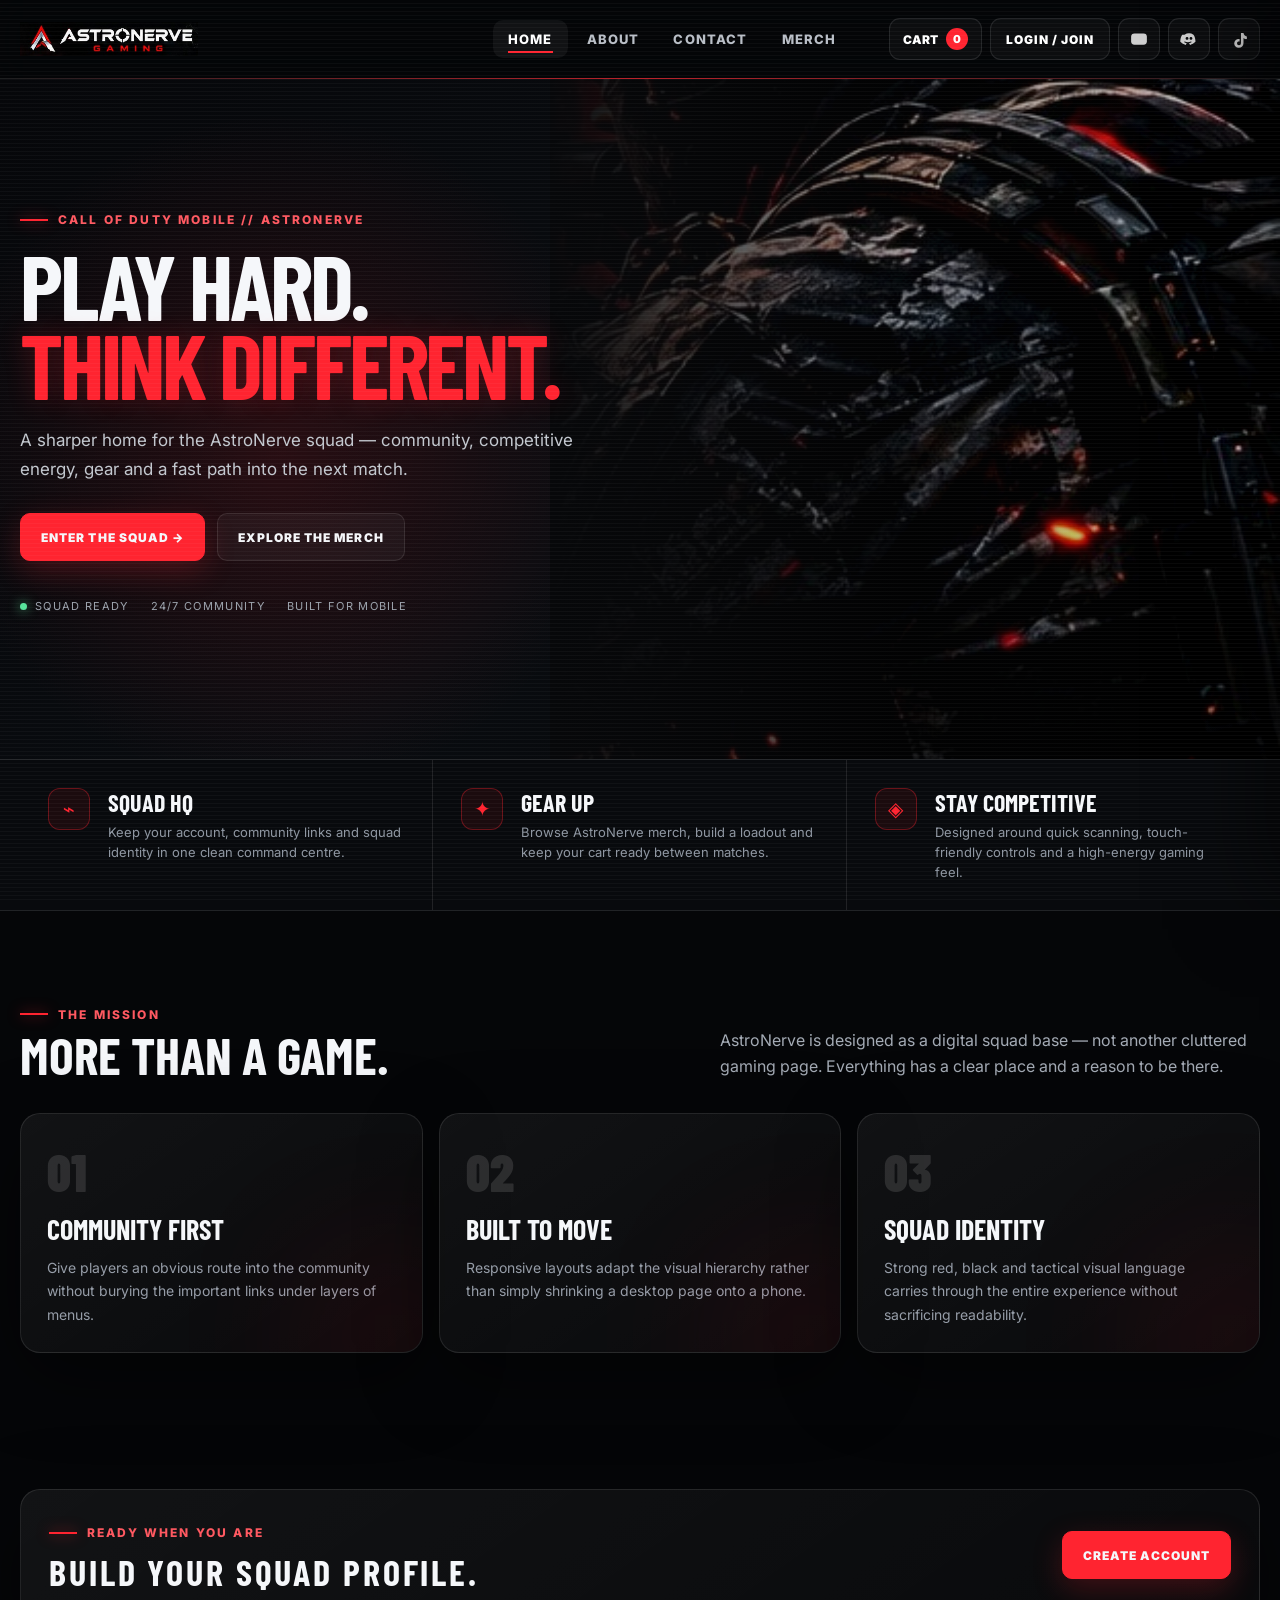
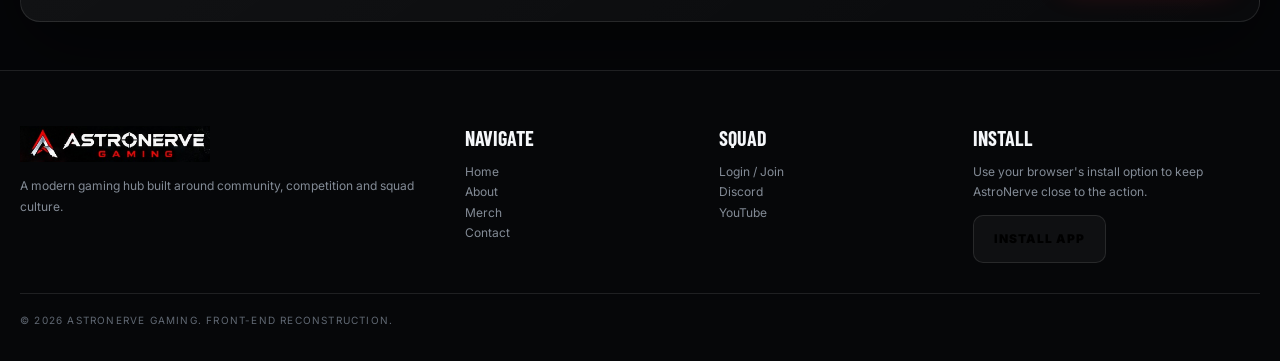
<file: index.html>
<!doctype html><html lang="en"><head><meta charset="utf-8"><meta name="viewport" content="width=device-width,initial-scale=1,viewport-fit=cover"><meta name="theme-color" content="#ff2430"><meta name="description" content="AstroNerve Gaming — the squad command hub for players who play hard and think different."><link rel="manifest" href="manifest.webmanifest"><link rel="stylesheet" href="styles.css"><title>AstroNerve Gaming | Squad Command</title></head><body data-page="home">
<header class="site-header"><div class="header-inner"><a class="brand" href="index.html"><img src="assets/logo.jpg" alt="AstroNerve Gaming"></a><nav class="main-nav"><a data-nav="home" href="index.html">Home</a><a data-nav="about" href="about.html">About</a><a data-nav="contact" href="contact.html">Contact</a><a data-nav="merch" href="merch.html">Merch</a></nav><div class="header-actions"><a class="account-btn" href="login.html">Login / Join</a><button class="icon-btn install-btn" data-install title="Install AstroNerve">↓</button><a class="icon-btn" data-social="youtube" href="#" aria-label="YouTube"><img src="icons/youtube.svg" alt=""></a><a class="icon-btn" data-social="discord" href="#" aria-label="Discord"><img src="icons/discord.svg" alt=""></a><a class="icon-btn" data-social="tiktok" href="#" aria-label="TikTok"><img src="icons/tiktok.svg" alt=""></a><button class="menu-btn" data-menu aria-label="Open menu">☰</button></div></div><nav class="mobile-nav"><a data-nav="home" href="index.html">Home</a><a data-nav="about" href="about.html">About</a><a data-nav="contact" href="contact.html">Contact</a><a data-nav="merch" href="merch.html">Merch</a><a href="login.html">Login / Join</a></nav></header>
<main>
<section class="hero"><div class="hero-media"><img src="assets/hero-home.jpg" alt="CODM-inspired battlefield artwork"></div><div class="container"><div class="hero-copy reveal"><span class="kicker">Call of Duty Mobile // AstroNerve</span><h1>Play hard.<span>Think different.</span></h1><p>A sharper home for the AstroNerve squad — community, competitive energy, gear and a fast path into the next match.</p><div class="hero-actions"><a class="btn btn-primary" href="login.html">Enter the squad →</a><a class="btn btn-ghost" href="merch.html">Explore the merch</a></div><div class="hero-meta"><div><i class="dot"></i> Squad ready</div><div>24/7 community</div><div>Built for mobile</div></div></div></div></section>
<section class="command-strip"><div class="container command-grid"><article class="command-card reveal"><div class="command-icon">⌁</div><div><h3>Squad HQ</h3><p>Keep your account, community links and squad identity in one clean command centre.</p></div></article><article class="command-card reveal"><div class="command-icon">✦</div><div><h3>Gear up</h3><p>Browse AstroNerve merch, build a loadout and keep your cart ready between matches.</p></div></article><article class="command-card reveal"><div class="command-icon">◈</div><div><h3>Stay competitive</h3><p>Designed around quick scanning, touch-friendly controls and a high-energy gaming feel.</p></div></article></div></section>
<section class="section"><div class="container"><div class="section-head reveal"><div><span class="kicker">The mission</span><h2>More than a game.</h2></div><p>AstroNerve is designed as a digital squad base — not another cluttered gaming page. Everything has a clear place and a reason to be there.</p></div><div class="feature-grid"><article class="feature-card glass reveal"><div class="feature-num">01</div><h3>Community first</h3><p>Give players an obvious route into the community without burying the important links under layers of menus.</p></article><article class="feature-card glass reveal"><div class="feature-num">02</div><h3>Built to move</h3><p>Responsive layouts adapt the visual hierarchy rather than simply shrinking a desktop page onto a phone.</p></article><article class="feature-card glass reveal"><div class="feature-num">03</div><h3>Squad identity</h3><p>Strong red, black and tactical visual language carries through the entire experience without sacrificing readability.</p></article></div></div></section>
<section class="section-tight"><div class="container glass" style="padding:28px;display:flex;align-items:center;justify-content:space-between;gap:20px;flex-wrap:wrap"><div><span class="kicker">Ready when you are</span><h2 class="mono" style="font-size:36px;margin:10px 0 0">Build your squad profile.</h2></div><a class="btn btn-primary" href="login.html">Create account</a></div></section>
</main>
<footer class="footer"><div class="container footer-grid"><div class="footer-brand"><img src="assets/logo.jpg" alt="AstroNerve Gaming"><p>A modern gaming hub built around community, competition and squad culture.</p></div><div><h3>Navigate</h3><p><a href="index.html">Home</a><br><a href="about.html">About</a><br><a href="merch.html">Merch</a><br><a href="contact.html">Contact</a></p></div><div><h3>Squad</h3><p><a href="login.html">Login / Join</a><br><a data-social="discord" href="#">Discord</a><br><a data-social="youtube" href="#">YouTube</a></p></div><div><h3>Install</h3><p>Use your browser's install option to keep AstroNerve close to the action.</p><button class="btn btn-ghost" data-install>Install app</button></div></div><div class="container copyright">© <span data-year></span> AstroNerve Gaming. Front-end reconstruction.</div></footer>
<div class="toast"></div>
<script src="site-config.js"></script><script src="app.js"></script><script>if('serviceWorker' in navigator)navigator.serviceWorker.register('./sw.js').catch(()=>{});</script></body></html>
</file>
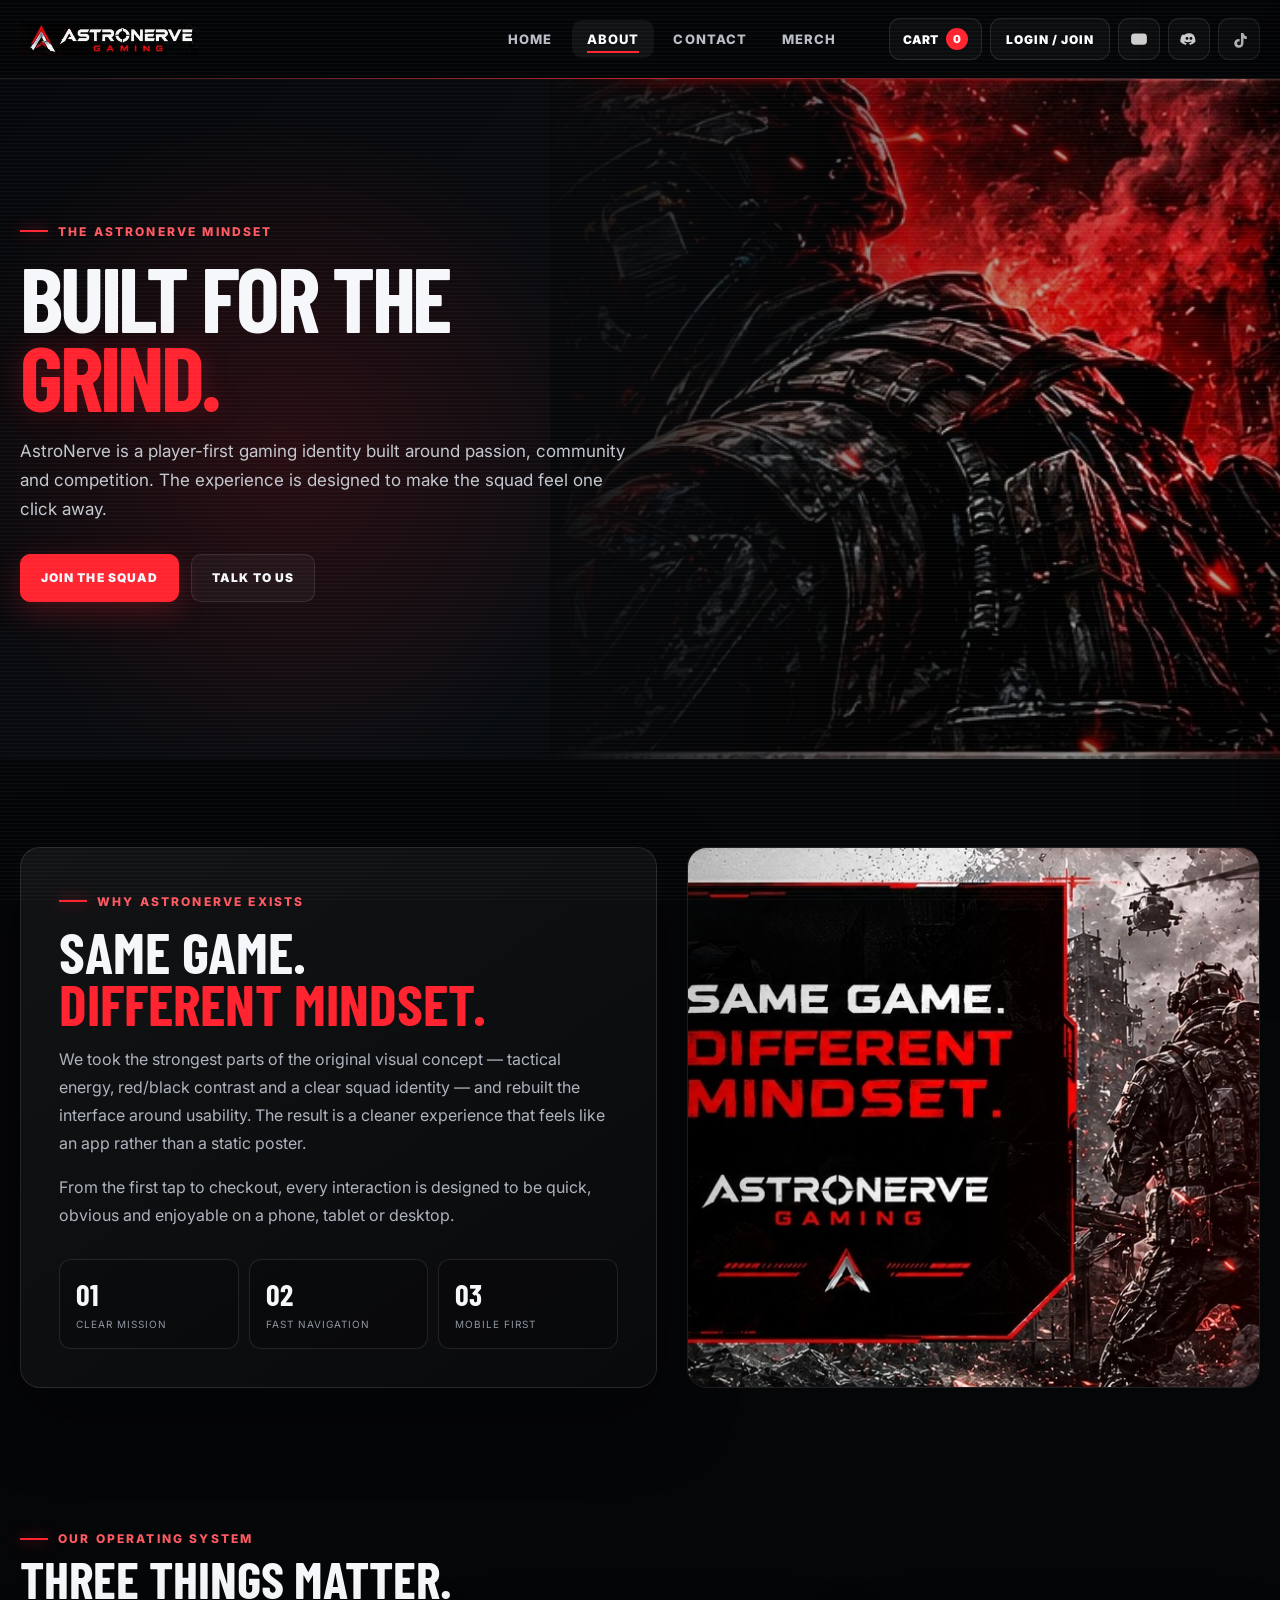
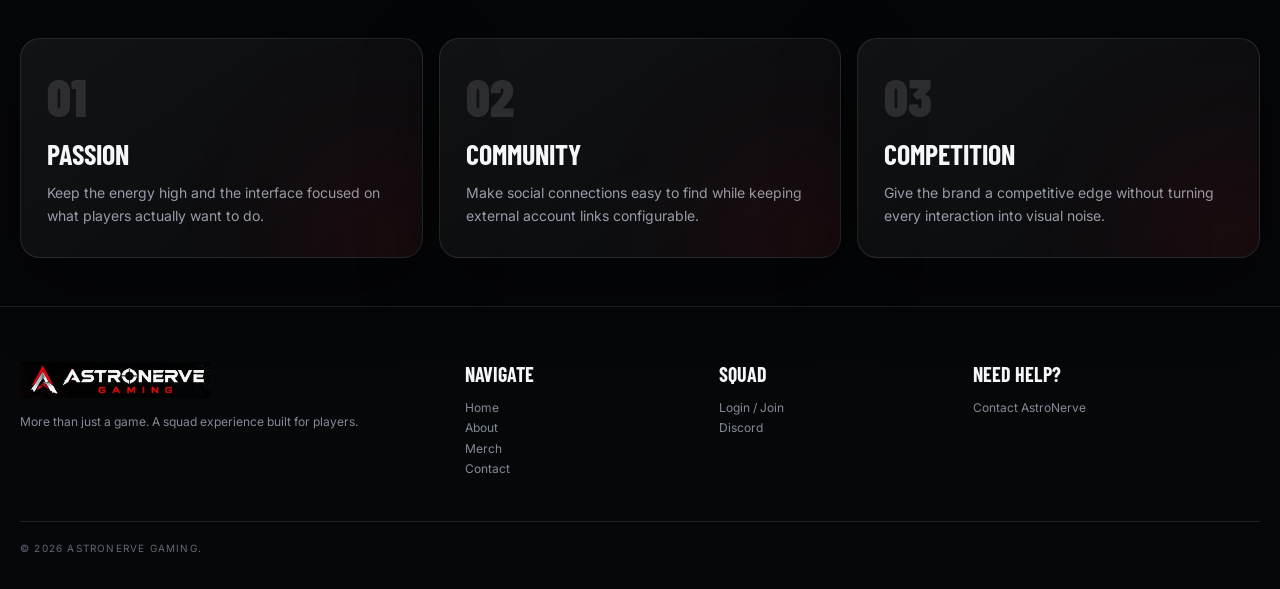
<file: about.html>
<!doctype html><html lang="en"><head><meta charset="utf-8"><meta name="viewport" content="width=device-width,initial-scale=1,viewport-fit=cover"><meta name="theme-color" content="#ff2430"><link rel="manifest" href="manifest.webmanifest"><link rel="stylesheet" href="styles.css"><title>AstroNerve Gaming | About</title></head><body data-page="about">
<header class="site-header"><div class="header-inner"><a class="brand" href="index.html"><img src="assets/logo.jpg" alt="AstroNerve Gaming"></a><nav class="main-nav"><a data-nav="home" href="index.html">Home</a><a data-nav="about" href="about.html">About</a><a data-nav="contact" href="contact.html">Contact</a><a data-nav="merch" href="merch.html">Merch</a></nav><div class="header-actions"><a class="account-btn" href="login.html">Login / Join</a><button class="icon-btn install-btn" data-install>↓</button><a class="icon-btn" data-social="youtube" href="#"><img src="icons/youtube.svg" alt=""></a><a class="icon-btn" data-social="discord" href="#"><img src="icons/discord.svg" alt=""></a><a class="icon-btn" data-social="tiktok" href="#"><img src="icons/tiktok.svg" alt=""></a><button class="menu-btn" data-menu>☰</button></div></div><nav class="mobile-nav"><a data-nav="home" href="index.html">Home</a><a data-nav="about" href="about.html">About</a><a data-nav="contact" href="contact.html">Contact</a><a data-nav="merch" href="merch.html">Merch</a><a href="login.html">Login / Join</a></nav></header>
<main><section class="hero"><div class="hero-media"><img src="assets/hero-about.jpg" alt="AstroNerve tactical character artwork"></div><div class="container"><div class="hero-copy reveal"><span class="kicker">The AstroNerve mindset</span><h1>Built for the<span>grind.</span></h1><p>AstroNerve is a player-first gaming identity built around passion, community and competition. The experience is designed to make the squad feel one click away.</p><div class="hero-actions"><a class="btn btn-primary" href="login.html">Join the squad</a><a class="btn btn-ghost" href="contact.html">Talk to us</a></div></div></div></section>
<section class="section"><div class="container about-layout"><article class="story-card glass reveal"><span class="kicker">Why AstroNerve exists</span><h2>Same game.<br><span>Different mindset.</span></h2><p>We took the strongest parts of the original visual concept — tactical energy, red/black contrast and a clear squad identity — and rebuilt the interface around usability. The result is a cleaner experience that feels like an app rather than a static poster.</p><p>From the first tap to checkout, every interaction is designed to be quick, obvious and enjoyable on a phone, tablet or desktop.</p><div class="stats"><div class="stat"><strong>01</strong><span>Clear mission</span></div><div class="stat"><strong>02</strong><span>Fast navigation</span></div><div class="stat"><strong>03</strong><span>Mobile first</span></div></div></article><div class="story-image reveal"><img src="assets/about-story.jpg" alt="AstroNerve soldier artwork"></div></div></section>
<section class="section-tight"><div class="container"><div class="section-head reveal"><div><span class="kicker">Our operating system</span><h2>Three things matter.</h2></div></div><div class="feature-grid"><article class="feature-card glass reveal"><div class="feature-num">01</div><h3>Passion</h3><p>Keep the energy high and the interface focused on what players actually want to do.</p></article><article class="feature-card glass reveal"><div class="feature-num">02</div><h3>Community</h3><p>Make social connections easy to find while keeping external account links configurable.</p></article><article class="feature-card glass reveal"><div class="feature-num">03</div><h3>Competition</h3><p>Give the brand a competitive edge without turning every interaction into visual noise.</p></article></div></div></section></main>
<footer class="footer"><div class="container footer-grid"><div class="footer-brand"><img src="assets/logo.jpg" alt="AstroNerve Gaming"><p>More than just a game. A squad experience built for players.</p></div><div><h3>Navigate</h3><p><a href="index.html">Home</a><br><a href="about.html">About</a><br><a href="merch.html">Merch</a><br><a href="contact.html">Contact</a></p></div><div><h3>Squad</h3><p><a href="login.html">Login / Join</a><br><a data-social="discord" href="#">Discord</a></p></div><div><h3>Need help?</h3><p><a href="contact.html">Contact AstroNerve</a></p></div></div><div class="container copyright">© <span data-year></span> AstroNerve Gaming.</div></footer><div class="toast"></div><script src="site-config.js"></script><script src="app.js"></script></body></html>
</file>
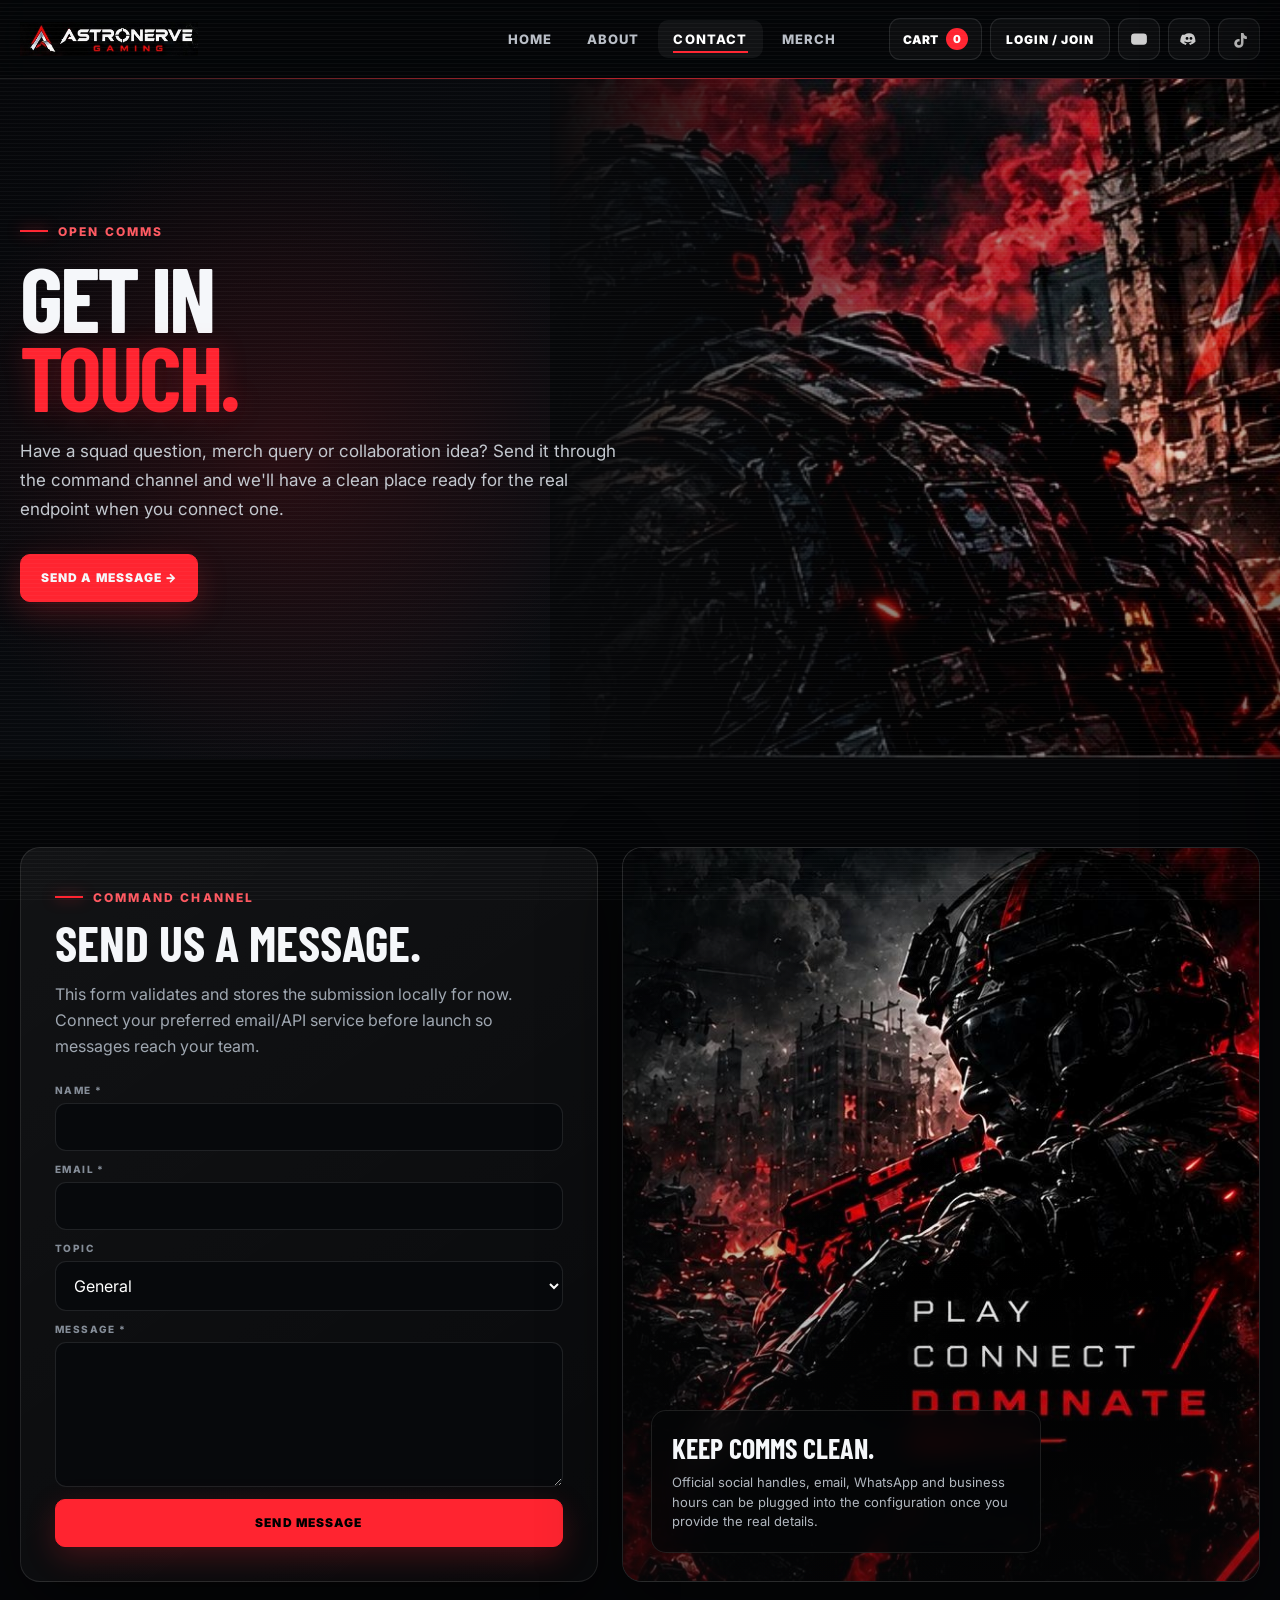
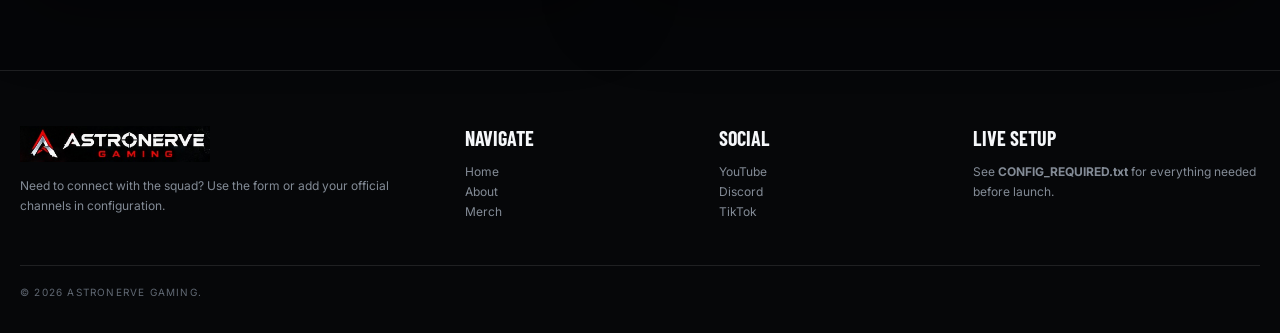
<file: contact.html>
<!doctype html><html lang="en"><head><meta charset="utf-8"><meta name="viewport" content="width=device-width,initial-scale=1,viewport-fit=cover"><meta name="theme-color" content="#ff2430"><link rel="manifest" href="manifest.webmanifest"><link rel="stylesheet" href="styles.css"><title>AstroNerve Gaming | Contact</title></head><body data-page="contact">
<header class="site-header"><div class="header-inner"><a class="brand" href="index.html"><img src="assets/logo.jpg" alt="AstroNerve Gaming"></a><nav class="main-nav"><a data-nav="home" href="index.html">Home</a><a data-nav="about" href="about.html">About</a><a data-nav="contact" href="contact.html">Contact</a><a data-nav="merch" href="merch.html">Merch</a></nav><div class="header-actions"><a class="account-btn" href="login.html">Login / Join</a><button class="icon-btn install-btn" data-install>↓</button><a class="icon-btn" data-social="youtube" href="#"><img src="icons/youtube.svg" alt=""></a><a class="icon-btn" data-social="discord" href="#"><img src="icons/discord.svg" alt=""></a><a class="icon-btn" data-social="tiktok" href="#"><img src="icons/tiktok.svg" alt=""></a><button class="menu-btn" data-menu>☰</button></div></div><nav class="mobile-nav"><a data-nav="home" href="index.html">Home</a><a data-nav="about" href="about.html">About</a><a data-nav="contact" href="contact.html">Contact</a><a data-nav="merch" href="merch.html">Merch</a><a href="login.html">Login / Join</a></nav></header>
<main><section class="hero"><div class="hero-media"><img src="assets/hero-contact.jpg" alt="AstroNerve contact artwork"></div><div class="container"><div class="hero-copy reveal"><span class="kicker">Open comms</span><h1>Get in<span>touch.</span></h1><p>Have a squad question, merch query or collaboration idea? Send it through the command channel and we'll have a clean place ready for the real endpoint when you connect one.</p><a class="btn btn-primary" href="#message">Send a message →</a></div></div></section>
<section class="section" id="message"><div class="container contact-layout"><article class="contact-panel glass reveal"><span class="kicker">Command channel</span><h2>Send us a message.</h2><p>This form validates and stores the submission locally for now. Connect your preferred email/API service before launch so messages reach your team.</p><form class="contact-form" data-contact-form><div class="field"><label for="name">Name *</label><input id="name" name="name" autocomplete="name" required></div><div class="field"><label for="email">Email *</label><input id="email" name="email" type="email" autocomplete="email" required></div><div class="field"><label for="topic">Topic</label><select id="topic" name="topic"><option>General</option><option>Merch</option><option>Community</option><option>Collaboration</option></select></div><div class="field"><label for="messageText">Message *</label><textarea id="messageText" name="message" required></textarea></div><button class="btn btn-primary" type="submit">Send message</button></form></article><aside class="contact-side glass reveal"><img src="assets/contact-visual.jpg" alt="AstroNerve tactical artwork"><div class="contact-info"><strong>Keep comms clean.</strong><p>Official social handles, email, WhatsApp and business hours can be plugged into the configuration once you provide the real details.</p></div></aside></div></section></main>
<footer class="footer"><div class="container footer-grid"><div class="footer-brand"><img src="assets/logo.jpg" alt="AstroNerve Gaming"><p>Need to connect with the squad? Use the form or add your official channels in configuration.</p></div><div><h3>Navigate</h3><p><a href="index.html">Home</a><br><a href="about.html">About</a><br><a href="merch.html">Merch</a></p></div><div><h3>Social</h3><p><a data-social="youtube" href="#">YouTube</a><br><a data-social="discord" href="#">Discord</a><br><a data-social="tiktok" href="#">TikTok</a></p></div><div><h3>Live setup</h3><p>See <strong>CONFIG_REQUIRED.txt</strong> for everything needed before launch.</p></div></div><div class="container copyright">© <span data-year></span> AstroNerve Gaming.</div></footer><div class="toast"></div><script src="site-config.js"></script><script src="app.js"></script></body></html>
</file>
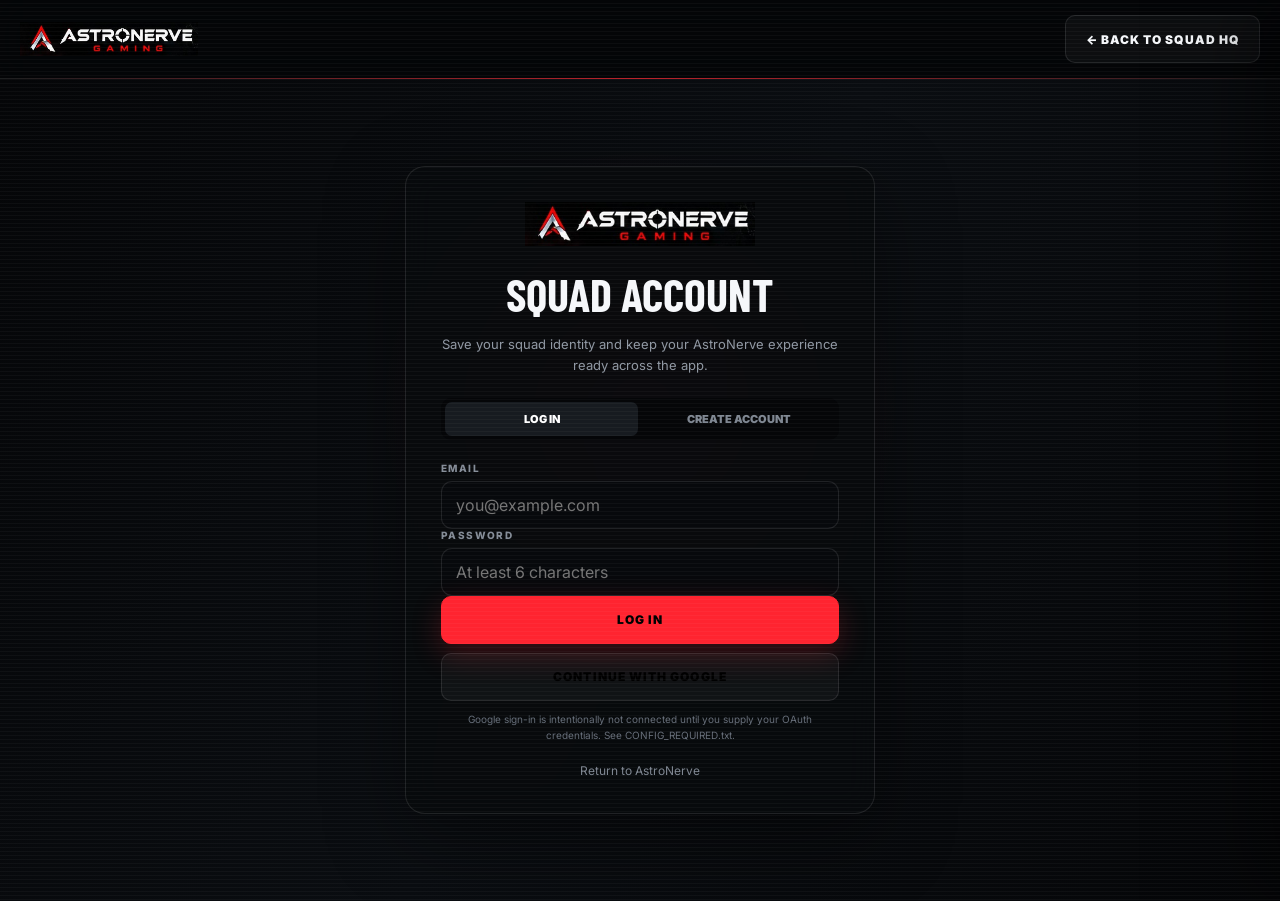
<file: login.html>
<!doctype html><html lang="en"><head><meta charset="utf-8"><meta name="viewport" content="width=device-width,initial-scale=1,viewport-fit=cover"><meta name="theme-color" content="#ff2430"><link rel="manifest" href="manifest.webmanifest"><link rel="stylesheet" href="styles.css"><title>AstroNerve Gaming | Account</title></head><body data-page="login">
<header class="site-header"><div class="header-inner"><a class="brand" href="index.html"><img src="assets/logo.jpg" alt="AstroNerve Gaming"></a><div style="margin-left:auto"><a class="btn btn-ghost" href="index.html">← Back to squad HQ</a></div></div></header>
<main class="account-page"><section class="account-card reveal"><img class="account-logo" src="assets/logo.jpg" alt="AstroNerve Gaming"><h1>Squad account</h1><p>Save your squad identity and keep your AstroNerve experience ready across the app.</p><div class="auth-tabs"><button class="active" data-auth-mode="login">Log in</button><button data-auth-mode="signup">Create account</button></div><form data-auth-form><input type="hidden" name="mode" value="login"><div class="field"><label>Email</label><input name="email" type="email" autocomplete="email" placeholder="you@example.com" required></div><div class="field"><label>Password</label><input name="password" type="password" autocomplete="current-password" placeholder="At least 6 characters" required></div><button class="btn btn-primary" data-submit style="width:100%" type="submit">LOG IN</button></form><button class="btn btn-ghost oauth" data-google style="width:100%">Continue with Google</button><p class="account-note">Google sign-in is intentionally not connected until you supply your OAuth credentials. See CONFIG_REQUIRED.txt.</p><a class="account-back" href="index.html">Return to AstroNerve</a></section></main><div class="toast"></div><script src="site-config.js"></script><script src="app.js"></script></body></html>
</file>
<file: styles.css>
@import url('https://fonts.googleapis.com/css2?family=Barlow+Condensed:wght@400;500;600;700;800;900&family=Inter:wght@400;500;600;700;800&display=swap');

:root{
  --bg:#050608; --panel:#0b0e12; --panel-2:#10141a; --line:rgba(255,255,255,.10);
  --text:#f5f7fa; --muted:#a4abb5; --red:#ff2430; --red-2:#bd0712;
  --green:#57e39a; --gold:#ffcc55; --shadow:0 24px 80px rgba(0,0,0,.45);
  --radius:20px; --max:1240px;
}
*{box-sizing:border-box}
html{scroll-behavior:smooth}
body{margin:0;background:var(--bg);color:var(--text);font-family:Inter,system-ui,sans-serif;overflow-x:hidden}
body:before{content:"";position:fixed;inset:0;pointer-events:none;z-index:1000;opacity:.035;background:repeating-linear-gradient(0deg,#fff 0,#fff 1px,transparent 1px,transparent 4px)}
a{color:inherit;text-decoration:none}.no-scroll{overflow:hidden}button,input,textarea,select{font:inherit}button{cursor:pointer}
img{max-width:100%;display:block}
.container{width:min(var(--max),calc(100% - 40px));margin:auto}
.mono{font-family:'Barlow Condensed',sans-serif;letter-spacing:.08em;text-transform:uppercase}
.kicker{display:inline-flex;align-items:center;gap:10px;color:#ff5961;font-size:12px;font-weight:800;letter-spacing:.18em;text-transform:uppercase}
.kicker:before{content:"";width:28px;height:2px;background:var(--red);box-shadow:0 0 14px rgba(255,36,48,.7)}

.site-header{position:sticky;top:0;z-index:200;background:rgba(5,6,8,.78);backdrop-filter:blur(18px);border-bottom:1px solid var(--line)}
.site-header:after{content:"";position:absolute;left:0;right:0;bottom:-1px;height:1px;background:linear-gradient(90deg,transparent,var(--red),transparent);opacity:.7}
.header-inner{height:78px;width:min(var(--max),calc(100% - 40px));margin:auto;display:flex;align-items:center;gap:28px}
.brand{display:flex;align-items:center;gap:10px;min-width:190px}
.brand img{width:178px;height:auto}
.main-nav{display:flex;align-items:center;gap:4px;margin-left:auto}
.main-nav a{position:relative;padding:11px 15px;color:#b9bec6;font-size:13px;font-weight:800;letter-spacing:.09em;text-transform:uppercase;border-radius:10px;transition:.2s}
.main-nav a:hover,.main-nav a.active{color:#fff;background:rgba(255,255,255,.05)}
.main-nav a.active:after{content:"";position:absolute;left:15px;right:15px;bottom:5px;height:2px;background:var(--red)}
.header-actions{display:flex;align-items:center;gap:8px;margin-left:10px}
.icon-btn,.account-btn,.cart-btn,.menu-btn{height:42px;border:1px solid var(--line);background:rgba(255,255,255,.035);color:#fff;border-radius:11px;display:inline-flex;align-items:center;justify-content:center;transition:.2s}
.icon-btn{width:42px}.icon-btn img{width:18px;height:18px;filter:brightness(0) invert(1);opacity:.8}.icon-btn:hover,.menu-btn:hover{border-color:rgba(255,36,48,.7);background:rgba(255,36,48,.08)}
.account-btn{padding:0 15px;font-size:12px;font-weight:900;letter-spacing:.08em;text-transform:uppercase}.account-btn:hover{border-color:var(--red);color:#fff}
.cart-btn{padding:0 13px;gap:8px;font-size:12px;font-weight:900}.cart-count{min-width:22px;height:22px;padding:0 6px;border-radius:99px;background:var(--red);display:grid;place-items:center;font-size:11px}
.menu-btn{display:none;width:42px;font-size:20px}
.mobile-nav{display:none}

.hero{position:relative;min-height:680px;display:grid;align-items:center;isolation:isolate;overflow:hidden;background:#080a0d}
.hero:before{content:"";position:absolute;inset:0;z-index:-2;background:radial-gradient(circle at 22% 55%,rgba(255,36,48,.13),transparent 32%),linear-gradient(135deg,#06070a 0%,#090c10 52%,#030405 100%)}
.hero-media{position:absolute;z-index:-1;right:0;top:0;width:57%;height:100%;overflow:hidden}
.hero-media img{width:100%;height:100%;object-fit:cover;object-position:center;filter:saturate(1.08) contrast(1.03)}
.hero-media:after{content:"";position:absolute;inset:0;background:linear-gradient(90deg,#07080a 0%,rgba(7,8,10,.9) 9%,rgba(7,8,10,.28) 50%,rgba(7,8,10,.05) 100%),linear-gradient(0deg,rgba(0,0,0,.35),transparent 45%,rgba(0,0,0,.15));}
.hero-copy{width:min(700px,54vw);padding:90px 0 110px}
.hero h1{font-family:'Barlow Condensed',sans-serif;font-size:clamp(58px,7.2vw,108px);line-height:.86;letter-spacing:-.035em;text-transform:uppercase;margin:18px 0 22px;max-width:760px}
.hero h1 span{display:block;color:var(--red);text-shadow:0 0 28px rgba(255,36,48,.22)}
.hero p{max-width:610px;color:#c3c8cf;font-size:17px;line-height:1.7;margin:0 0 30px}
.hero-actions{display:flex;gap:12px;flex-wrap:wrap}
.btn{min-height:48px;padding:0 20px;border-radius:10px;border:1px solid var(--line);display:inline-flex;align-items:center;justify-content:center;gap:10px;font-size:12px;font-weight:900;letter-spacing:.09em;text-transform:uppercase;transition:transform .2s,border .2s,background .2s,box-shadow .2s}
.btn:hover{transform:translateY(-2px)}
.btn-primary{background:var(--red);border-color:var(--red);box-shadow:0 10px 30px rgba(255,36,48,.22)}
.btn-primary:hover{background:#ff3d47;box-shadow:0 14px 36px rgba(255,36,48,.34)}
.btn-ghost{background:rgba(255,255,255,.04)}.btn-ghost:hover{border-color:rgba(255,255,255,.25);background:rgba(255,255,255,.07)}
.hero-meta{display:flex;gap:22px;margin-top:38px;flex-wrap:wrap}.hero-meta div{display:flex;align-items:center;gap:8px;color:#9ca3ad;font-size:11px;text-transform:uppercase;letter-spacing:.12em}.dot{width:7px;height:7px;background:var(--green);border-radius:50%;box-shadow:0 0 12px rgba(87,227,154,.8)}

.section{padding:88px 0}.section-tight{padding:48px 0}.section-head{display:flex;justify-content:space-between;align-items:end;gap:30px;margin-bottom:34px}.section-head h2{font-family:'Barlow Condensed';font-size:52px;line-height:.95;text-transform:uppercase;margin:8px 0 0}.section-head p{color:var(--muted);max-width:540px;line-height:1.65;margin:0}

.command-strip{border-top:1px solid var(--line);border-bottom:1px solid var(--line);background:#080a0d}.command-grid{display:grid;grid-template-columns:repeat(3,1fr)}
.command-card{min-height:150px;padding:28px;border-right:1px solid var(--line);display:flex;gap:18px;align-items:flex-start}.command-card:last-child{border-right:0}.command-icon{width:42px;height:42px;border:1px solid rgba(255,36,48,.35);background:rgba(255,36,48,.08);border-radius:12px;display:grid;place-items:center;color:var(--red);font-size:20px;flex:none}.command-card h3{font-family:'Barlow Condensed';font-size:24px;text-transform:uppercase;margin:0 0 5px}.command-card p{margin:0;color:#8e96a1;font-size:13px;line-height:1.55}

.glass{background:linear-gradient(145deg,rgba(255,255,255,.055),rgba(255,255,255,.018));border:1px solid var(--line);box-shadow:var(--shadow);border-radius:var(--radius)}
.feature-grid{display:grid;grid-template-columns:repeat(3,1fr);gap:16px}.feature-card{padding:26px;min-height:220px;position:relative;overflow:hidden}.feature-card:after{content:"";position:absolute;right:-45px;bottom:-60px;width:150px;height:150px;background:var(--red);filter:blur(80px);opacity:.13}.feature-num{font-family:'Barlow Condensed';font-size:52px;color:rgba(255,255,255,.12);font-weight:900}.feature-card h3{font-family:'Barlow Condensed';font-size:28px;text-transform:uppercase;margin:10px 0}.feature-card p{color:#969da8;line-height:1.65;font-size:14px;margin:0}

.about-layout{display:grid;grid-template-columns:1fr .9fr;gap:30px;align-items:stretch}.story-card{padding:38px}.story-card h2{font-family:'Barlow Condensed';font-size:58px;line-height:.9;text-transform:uppercase;margin:16px 0}.story-card h2 span{color:var(--red)}.story-card p{color:#adb4bd;line-height:1.75}.story-image{min-height:480px;overflow:hidden;border-radius:var(--radius);border:1px solid var(--line);position:relative}.story-image img{width:100%;height:100%;object-fit:cover;object-position:center}.story-image:after{content:"";position:absolute;inset:0;background:linear-gradient(90deg,rgba(0,0,0,.2),transparent 45%,rgba(255,0,0,.08))}.stats{display:grid;grid-template-columns:repeat(3,1fr);gap:10px;margin-top:30px}.stat{padding:16px;border:1px solid var(--line);background:rgba(0,0,0,.18);border-radius:12px}.stat strong{font-family:'Barlow Condensed';font-size:30px;display:block}.stat span{font-size:10px;color:#8f97a2;text-transform:uppercase;letter-spacing:.1em}

.contact-layout{display:grid;grid-template-columns:.95fr 1.05fr;gap:24px}.contact-panel{padding:34px}.contact-panel h2{font-family:'Barlow Condensed';font-size:50px;line-height:.9;text-transform:uppercase;margin:15px 0}.contact-panel p{color:#9fa7b1;line-height:1.65}.contact-form{display:grid;gap:12px;margin-top:24px}.field{display:grid;gap:7px}.field label{font-size:10px;text-transform:uppercase;letter-spacing:.14em;color:#858d98;font-weight:800}.field input,.field textarea,.field select{width:100%;border:1px solid var(--line);background:#07090c;color:#fff;border-radius:11px;padding:13px 14px;outline:none}.field input:focus,.field textarea:focus,.field select:focus{border-color:rgba(255,36,48,.8);box-shadow:0 0 0 3px rgba(255,36,48,.08)}.field textarea{min-height:145px;resize:vertical}.contact-side{position:relative;min-height:650px;overflow:hidden}.contact-side img{width:100%;height:100%;object-fit:cover;object-position:center}.contact-side:after{content:"";position:absolute;inset:0;background:linear-gradient(90deg,rgba(8,9,11,.35),transparent 55%),linear-gradient(0deg,rgba(8,9,11,.45),transparent 45%)}.contact-info{position:absolute;left:28px;bottom:28px;z-index:2;max-width:390px;padding:20px;border-radius:15px;background:rgba(5,6,8,.72);border:1px solid rgba(255,255,255,.1);backdrop-filter:blur(12px)}.contact-info strong{font-family:'Barlow Condensed';font-size:28px;text-transform:uppercase}.contact-info p{color:#b0b6be;margin:8px 0 0;font-size:13px;line-height:1.5}

.store-toolbar{display:flex;justify-content:space-between;gap:16px;align-items:center;margin-bottom:25px}.filters{display:flex;gap:8px;flex-wrap:wrap}.filter{border:1px solid var(--line);background:#0a0c0f;color:#aeb5be;padding:9px 13px;border-radius:9px;font-size:11px;font-weight:800;text-transform:uppercase}.filter.active,.filter:hover{color:#fff;border-color:var(--red);background:rgba(255,36,48,.08)}.search{height:40px;width:240px;background:#080a0d;border:1px solid var(--line);color:#fff;border-radius:10px;padding:0 13px;outline:none}.search:focus{border-color:var(--red)}
.product-grid{display:grid;grid-template-columns:repeat(4,1fr);gap:16px}.product-card{overflow:hidden;position:relative}.product-art{aspect-ratio:1/1;background:#07090c;overflow:hidden}.product-art img{width:100%;height:100%;object-fit:cover;transition:transform .45s}.product-card:hover .product-art img{transform:scale(1.04)}.product-info{padding:18px}.product-info h3{font-family:'Barlow Condensed';font-size:26px;text-transform:uppercase;margin:0}.product-meta{display:flex;justify-content:space-between;align-items:center;margin:8px 0 16px}.price{font-size:18px;font-weight:900}.tag{font-size:9px;text-transform:uppercase;letter-spacing:.12em;color:#8f97a2}.product-actions{display:grid;grid-template-columns:1fr 42px;gap:8px}.quick{width:42px;border:1px solid var(--line);background:#0b0e12;color:#fff;border-radius:9px}.product-add{width:100%}

.cart-overlay{position:fixed;inset:0;background:rgba(0,0,0,.65);backdrop-filter:blur(5px);opacity:0;pointer-events:none;transition:.25s;z-index:500}.cart-overlay.open{opacity:1;pointer-events:auto}.cart-drawer{position:fixed;z-index:510;right:0;top:0;height:100dvh;width:min(460px,94vw);background:#080a0d;border-left:1px solid rgba(255,36,48,.5);transform:translateX(102%);transition:.3s;display:flex;flex-direction:column;box-shadow:-30px 0 80px rgba(0,0,0,.55)}.cart-drawer.open{transform:none}.drawer-head{padding:24px;border-bottom:1px solid var(--line);display:flex;justify-content:space-between;align-items:center}.drawer-head h2{font-family:'Barlow Condensed';font-size:32px;text-transform:uppercase;margin:0}.close-btn{width:38px;height:38px;border:1px solid var(--line);background:#0d1014;color:#fff;border-radius:9px;font-size:20px}.cart-items{flex:1;overflow:auto;padding:10px 22px}.cart-item{display:grid;grid-template-columns:74px 1fr auto;gap:12px;padding:15px 0;border-bottom:1px solid var(--line);align-items:center}.cart-item img{width:74px;height:74px;object-fit:cover;border-radius:9px}.cart-item h4{font-family:'Barlow Condensed';font-size:21px;text-transform:uppercase;margin:0}.cart-item small{color:#8e96a0}.qty{display:flex;align-items:center;gap:8px;margin-top:9px}.qty button{width:25px;height:25px;border:1px solid var(--line);background:#11151a;color:#fff;border-radius:6px}.remove{border:0;background:none;color:#ff5961;font-size:11px}.drawer-foot{padding:20px;border-top:1px solid var(--line)}.total-row{display:flex;justify-content:space-between;font-weight:900;font-size:18px;margin-bottom:14px}.checkout-btn{width:100%}.empty-cart{padding:70px 20px;text-align:center;color:#858d98}.empty-cart strong{display:block;font-family:'Barlow Condensed';font-size:28px;color:#fff;margin-bottom:6px}

.modal-wrap{position:fixed;inset:0;z-index:600;display:grid;place-items:center;padding:20px;background:rgba(0,0,0,.75);backdrop-filter:blur(8px);opacity:0;pointer-events:none;transition:.2s}.modal-wrap.open{opacity:1;pointer-events:auto}.modal{width:min(560px,100%);max-height:90dvh;overflow:auto;padding:28px;border-radius:18px;background:#0a0d11;border:1px solid var(--line);box-shadow:var(--shadow)}.modal h2{font-family:'Barlow Condensed';font-size:38px;text-transform:uppercase;margin:0 0 7px}.modal p{color:#929aa5;line-height:1.6}.modal-actions{display:flex;gap:9px;justify-content:flex-end;margin-top:18px}

.toast{position:fixed;z-index:1000;left:50%;bottom:24px;transform:translate(-50%,20px);opacity:0;pointer-events:none;background:#0b0e12;border:1px solid rgba(255,36,48,.55);box-shadow:0 15px 40px rgba(0,0,0,.4);padding:13px 16px;border-radius:11px;font-size:12px;transition:.25s;max-width:min(92vw,520px);text-align:center}.toast.show{opacity:1;transform:translate(-50%,0)}
.reveal{opacity:0;transform:translateY(18px);transition:opacity .6s ease,transform .6s ease}.reveal.visible{opacity:1;transform:none}
.footer{padding:55px 0 35px;border-top:1px solid var(--line);background:#060709}.footer-grid{display:grid;grid-template-columns:1.3fr .7fr .7fr .9fr;gap:30px}.footer h3{font-family:'Barlow Condensed';font-size:20px;text-transform:uppercase;margin:0 0 12px}.footer p,.footer a{color:#838b96;font-size:12px;line-height:1.7}.footer a:hover{color:#fff}.footer-brand img{width:190px;margin-bottom:14px}.copyright{border-top:1px solid var(--line);margin-top:30px;padding-top:20px;color:#606873;font-size:10px;text-transform:uppercase;letter-spacing:.12em}

.account-page{min-height:calc(100dvh - 78px);display:grid;place-items:center;padding:60px 20px;position:relative;overflow:hidden}.account-page:before{content:"";position:absolute;inset:0;background:radial-gradient(circle at 50% 40%,rgba(255,36,48,.14),transparent 32%),linear-gradient(120deg,#050608,#0a0d11 50%,#050608)}.account-card{position:relative;width:min(470px,100%);padding:35px;border-radius:20px;background:rgba(8,10,13,.9);border:1px solid var(--line);box-shadow:var(--shadow);backdrop-filter:blur(15px)}.account-logo{width:230px;margin:0 auto 20px}.account-card h1{font-family:'Barlow Condensed';font-size:46px;text-align:center;text-transform:uppercase;margin:0}.account-card>p{text-align:center;color:#9098a3;font-size:13px;line-height:1.6}.auth-tabs{display:grid;grid-template-columns:1fr 1fr;gap:4px;background:#050608;padding:4px;border-radius:10px;margin:22px 0}.auth-tabs button{border:0;background:transparent;color:#7f8792;padding:10px;border-radius:7px;font-size:11px;font-weight:900;text-transform:uppercase}.auth-tabs button.active{background:#171b20;color:#fff}.oauth{margin-top:9px}.account-note{font-size:10px!important;color:#666e79!important}.account-back{display:block;text-align:center;margin-top:20px;color:#7f8792;font-size:12px}.account-back:hover{color:#fff}

.install-btn{display:none}.install-btn.show{display:inline-flex}

@media(max-width:1080px){.header-inner{gap:15px}.brand{min-width:170px}.brand img{width:155px}.main-nav a{padding:10px 9px;font-size:11px}.header-actions{margin-left:0}.icon-btn{display:none}.hero-copy{width:58vw}.product-grid{grid-template-columns:repeat(2,1fr)}.footer-grid{grid-template-columns:1fr 1fr}}
@media(max-width:800px){
 .header-inner{height:68px;width:min(var(--max),calc(100% - 28px))}.brand{min-width:0}.brand img{width:145px}.main-nav,.header-actions .account-btn{display:none}.header-actions{margin-left:auto}.icon-btn.install-btn.show{display:inline-flex}.menu-btn{display:inline-flex}.mobile-nav{position:absolute;left:0;right:0;top:68px;background:rgba(7,9,12,.98);border-bottom:1px solid var(--line);padding:10px 14px;display:grid;grid-template-columns:1fr 1fr;gap:5px;transform:translateY(-140%);transition:.25s;opacity:0;pointer-events:none}.mobile-nav.open{transform:none;opacity:1;pointer-events:auto}.mobile-nav a{padding:13px;border-radius:9px;color:#adb4be;font-size:12px;font-weight:800;text-transform:uppercase;letter-spacing:.08em}.mobile-nav a.active,.mobile-nav a:hover{background:rgba(255,255,255,.05);color:#fff}.hero{min-height:760px;display:flex;align-items:flex-end}.hero-media{width:100%;height:57%;top:0;bottom:auto}.hero-media:after{background:linear-gradient(0deg,#07080a 0%,rgba(7,8,10,.3) 60%,rgba(7,8,10,.08) 100%)}.hero-copy{width:100%;padding:0 0 58px;position:relative;z-index:1}.hero h1{font-size:clamp(54px,15vw,86px);max-width:650px}.hero p{font-size:14px;max-width:620px}.hero-meta{margin-top:25px}.command-grid{grid-template-columns:1fr}.command-card{border-right:0;border-bottom:1px solid var(--line);min-height:120px}.command-card:last-child{border-bottom:0}.section{padding:65px 0}.feature-grid{grid-template-columns:1fr}.about-layout,.contact-layout{grid-template-columns:1fr}.story-image{min-height:390px;order:-1}.contact-side{min-height:420px}.store-toolbar{align-items:stretch;flex-direction:column}.search{width:100%}.product-grid{grid-template-columns:repeat(2,1fr)}.footer-grid{grid-template-columns:1fr 1fr}
}
@media(max-width:520px){.container{width:min(100% - 24px,var(--max))}.header-inner{width:calc(100% - 24px)}.brand img{width:135px}.cart-btn{padding:0 9px}.cart-btn .cart-label{display:none}.hero{min-height:720px}.hero-media{height:50%}.hero-copy{padding-bottom:42px}.hero h1{font-size:clamp(50px,17vw,76px);margin-top:14px}.hero p{font-size:13px;line-height:1.6}.hero-actions .btn{flex:1;min-width:145px}.hero-meta{gap:12px}.section-head{display:block}.section-head h2{font-size:43px}.section-head p{margin-top:12px}.feature-card{min-height:190px}.story-card{padding:25px}.story-card h2{font-size:48px}.stats{grid-template-columns:1fr}.contact-panel{padding:24px}.contact-panel h2{font-size:44px}.contact-side{min-height:360px}.contact-info{left:15px;right:15px;bottom:15px}.product-grid{grid-template-columns:1fr 1fr;gap:10px}.product-info{padding:13px}.product-info h3{font-size:22px}.product-actions{grid-template-columns:1fr}.quick{display:none}.product-add{min-height:42px}.modal{padding:22px}.footer-grid{grid-template-columns:1fr}.footer-brand img{width:170px}.account-card{padding:25px}.account-logo{width:190px}}
@media(prefers-reduced-motion:reduce){*,*:before,*:after{scroll-behavior:auto!important;animation:none!important;transition:none!important}}
</file>
